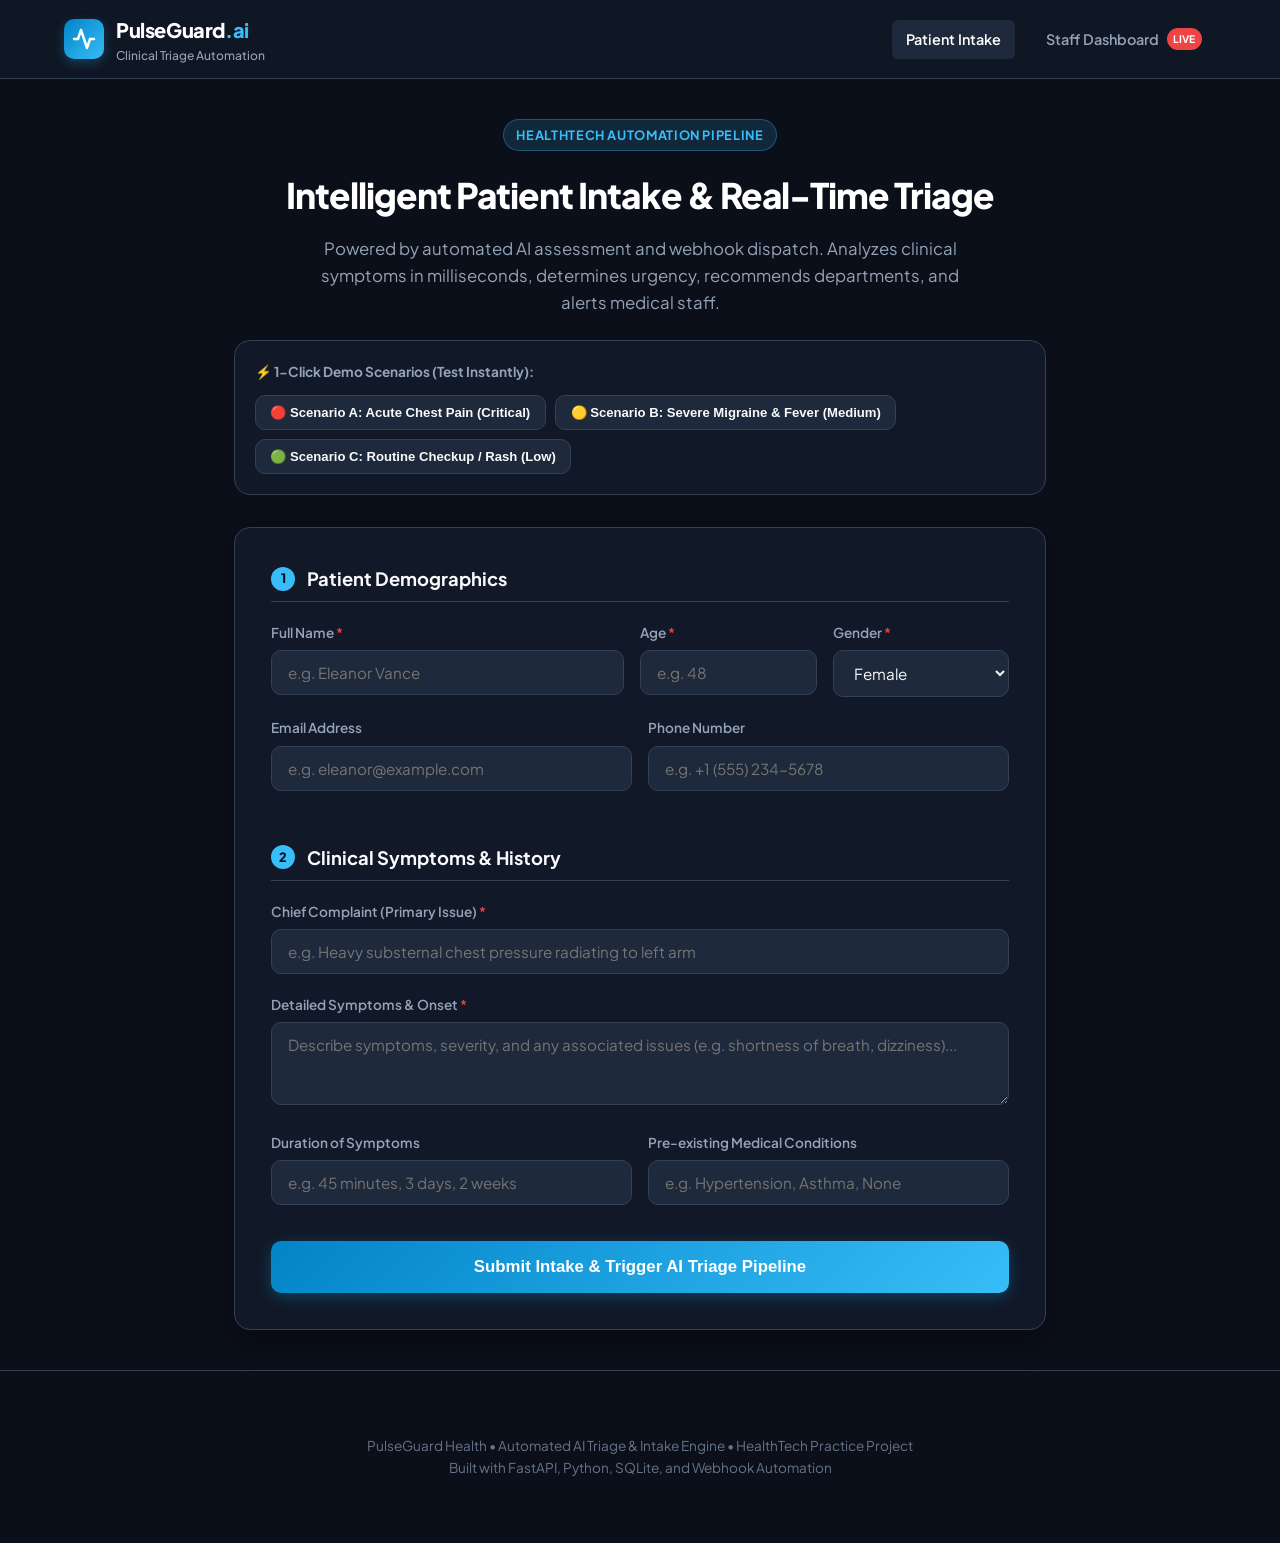
<file: static/index.html>
<!DOCTYPE html>
<html lang="en">
<head>
  <meta charset="UTF-8">
  <meta name="viewport" content="width=device-width, initial-scale=1.0">
  <title>PulseGuard Health • AI Clinical Intake & Triage</title>
  <link rel="stylesheet" href="/static/styles.css">
  <link rel="preconnect" href="https://fonts.googleapis.com">
  <link rel="preconnect" href="https://fonts.gstatic.com" crossorigin>
  <link href="https://fonts.googleapis.com/css2?family=Plus+Jakarta+Sans:wght@400;500;600;700;800&family=JetBrains+Mono:wght@400;500&display=swap" rel="stylesheet">
</head>
<body>
  <!-- Top Navigation Bar -->
  <header class="navbar">
    <div class="nav-container">
      <div class="brand">
        <div class="brand-icon">
          <svg width="24" height="24" viewBox="0 0 24 24" fill="none" stroke="currentColor" stroke-width="2.5" stroke-linecap="round" stroke-linejoin="round">
            <polyline points="22 12 18 12 15 21 9 3 6 12 2 12"></polyline>
          </svg>
        </div>
        <div class="brand-text">
          <span class="brand-name">PulseGuard<span class="accent-dot">.ai</span></span>
          <span class="brand-tag">Clinical Triage Automation</span>
        </div>
      </div>
      <nav class="nav-links">
        <a href="/" class="nav-link active">Patient Intake</a>
        <a href="/dashboard" class="nav-link">Staff Dashboard <span class="nav-badge">Live</span></a>
      </nav>
    </div>
  </header>

  <!-- Hero Section -->
  <main class="container">
    <section class="hero-card">
      <div class="hero-badge">HealthTech Automation Pipeline</div>
      <h1>Intelligent Patient Intake & Real-Time Triage</h1>
      <p class="hero-desc">
        Powered by automated AI assessment and webhook dispatch. Analyzes clinical symptoms in milliseconds, determines urgency, recommends departments, and alerts medical staff.
      </p>

      <!-- Quick Demo Scenario Buttons for Easy Testing & Screen Recording -->
      <div class="demo-scenarios-box">
        <span class="scenarios-title">⚡ 1-Click Demo Scenarios (Test Instantly):</span>
        <div class="scenario-buttons">
          <button type="button" class="btn-scenario scenario-critical" onclick="fillScenario('critical')">
            🔴 Scenario A: Acute Chest Pain (Critical)
          </button>
          <button type="button" class="btn-scenario scenario-medium" onclick="fillScenario('medium')">
            🟡 Scenario B: Severe Migraine & Fever (Medium)
          </button>
          <button type="button" class="btn-scenario scenario-low" onclick="fillScenario('low')">
            🟢 Scenario C: Routine Checkup / Rash (Low)
          </button>
        </div>
      </div>
    </section>

    <!-- Intake Form -->
    <section class="form-wrapper">
      <form id="intakeForm" class="intake-form" onsubmit="handleIntakeSubmit(event)">
        <div class="form-section-title">
          <span class="step-num">1</span>
          <h3>Patient Demographics</h3>
        </div>

        <div class="form-grid-3">
          <div class="form-group">
            <label for="fullName">Full Name <span class="req">*</span></label>
            <input type="text" id="fullName" name="full_name" placeholder="e.g. Eleanor Vance" required>
          </div>
          <div class="form-group">
            <label for="age">Age <span class="req">*</span></label>
            <input type="number" id="age" name="age" min="0" max="120" placeholder="e.g. 48" required>
          </div>
          <div class="form-group">
            <label for="gender">Gender <span class="req">*</span></label>
            <select id="gender" name="gender" required>
              <option value="Female">Female</option>
              <option value="Male">Male</option>
              <option value="Non-binary">Non-binary</option>
              <option value="Other">Other</option>
            </select>
          </div>
        </div>

        <div class="form-grid-2">
          <div class="form-group">
            <label for="contactEmail">Email Address</label>
            <input type="email" id="contactEmail" name="contact_email" placeholder="e.g. eleanor@example.com">
          </div>
          <div class="form-group">
            <label for="contactPhone">Phone Number</label>
            <input type="tel" id="contactPhone" name="contact_phone" placeholder="e.g. +1 (555) 234-5678">
          </div>
        </div>

        <div class="form-section-title" style="margin-top: 2rem;">
          <span class="step-num">2</span>
          <h3>Clinical Symptoms & History</h3>
        </div>

        <div class="form-group">
          <label for="chiefComplaint">Chief Complaint (Primary Issue) <span class="req">*</span></label>
          <input type="text" id="chiefComplaint" name="chief_complaint" placeholder="e.g. Heavy substernal chest pressure radiating to left arm" required>
        </div>

        <div class="form-group">
          <label for="symptomsDetail">Detailed Symptoms & Onset <span class="req">*</span></label>
          <textarea id="symptomsDetail" name="symptoms_detail" rows="3" placeholder="Describe symptoms, severity, and any associated issues (e.g. shortness of breath, dizziness)..." required></textarea>
        </div>

        <div class="form-grid-2">
          <div class="form-group">
            <label for="duration">Duration of Symptoms</label>
            <input type="text" id="duration" name="duration" placeholder="e.g. 45 minutes, 3 days, 2 weeks">
          </div>
          <div class="form-group">
            <label for="conditions">Pre-existing Medical Conditions</label>
            <input type="text" id="conditions" name="pre_existing_conditions" placeholder="e.g. Hypertension, Asthma, None">
          </div>
        </div>

        <button type="submit" id="submitBtn" class="btn-submit">
          <span class="btn-text">Submit Intake & Trigger AI Triage Pipeline</span>
          <span class="btn-spinner" style="display: none;"></span>
        </button>
      </form>
    </section>

    <!-- Real-Time Triage Assessment Result Box (Revealed after submission) -->
    <section id="resultCard" class="result-card" style="display: none;">
      <div class="result-header">
        <div class="result-status-badge" id="resultBadge">CRITICAL</div>
        <div class="result-id-wrapper">
          <span class="label">Patient Intake ID:</span>
          <span class="val" id="resultPatientId">PT-10492</span>
        </div>
      </div>

      <div class="result-body">
        <div class="triage-metric-grid">
          <div class="metric-card">
            <span class="metric-title">Urgency Score</span>
            <div class="metric-val" id="resultScore">92/100</div>
          </div>
          <div class="metric-card">
            <span class="metric-title">Recommended Department</span>
            <div class="metric-val text-dept" id="resultDept">Emergency Cardiology</div>
          </div>
          <div class="metric-card">
            <span class="metric-title">Notification Dispatch</span>
            <div class="metric-val text-green" id="resultDispatch">DISPATCHED (Multi-channel)</div>
          </div>
        </div>

        <div class="rationale-box">
          <h4>Clinical AI Rationale</h4>
          <p id="resultRationale"></p>
        </div>

        <div class="physician-notes-box">
          <h4>SBAR Physician Handoff Note</h4>
          <pre id="resultPhysicianNotes"></pre>
        </div>

        <div class="patient-message-box">
          <h4>Automated Patient Guidance Message</h4>
          <p id="resultPatientMsg"></p>
        </div>

        <div class="result-actions">
          <a href="/dashboard" class="btn-secondary">View in Staff Triage Dashboard →</a>
          <button type="button" class="btn-text-only" onclick="resetForm()">Submit Another Intake</button>
        </div>
      </div>
    </section>
  </main>

  <footer class="footer">
    <div class="container footer-content">
      <p>PulseGuard Health • Automated AI Triage & Intake Engine • HealthTech Practice Project</p>
      <p class="footer-sub">Built with FastAPI, Python, SQLite, and Webhook Automation</p>
    </div>
  </footer>

  <script src="/static/app.js"></script>
</body>
</html>
</file>
<file: static/styles.css>
/* 
  PulseGuard AI - HealthTech Stylesheet
  Clean, modern, accessible design inspired by leading clinical SaaS platforms.
*/

:root {
  --bg-main: #0B0F19;
  --bg-card: #111827;
  --bg-card-sub: #1E293B;
  --border-color: #334155;
  --border-light: #475569;
  
  --text-main: #F8FAFC;
  --text-muted: #94A3B8;
  --text-dim: #64748B;
  
  --primary: #38BDF8;
  --primary-hover: #0EA5E9;
  --primary-glow: rgba(56, 189, 248, 0.15);
  
  --crit-red: #EF4444;
  --crit-bg: rgba(239, 68, 68, 0.12);
  --crit-border: rgba(239, 68, 68, 0.35);

  --med-yellow: #F59E0B;
  --med-bg: rgba(245, 158, 11, 0.12);
  --med-border: rgba(245, 158, 11, 0.35);

  --low-green: #10B981;
  --low-bg: rgba(16, 185, 129, 0.12);
  --low-border: rgba(16, 185, 129, 0.35);

  --radius-lg: 16px;
  --radius-md: 10px;
  --radius-sm: 6px;
  
  --font-sans: 'Plus Jakarta Sans', -apple-system, BlinkMacSystemFont, sans-serif;
  --font-mono: 'JetBrains Mono', monospace;
}

* {
  box-sizing: border-box;
  margin: 0;
  padding: 0;
}

body {
  font-family: var(--font-sans);
  background-color: var(--bg-main);
  color: var(--text-main);
  line-height: 1.6;
  min-height: 100vh;
  display: flex;
  flex-direction: column;
}

/* Navbar */
.navbar {
  background-color: rgba(17, 24, 39, 0.85);
  backdrop-filter: blur(12px);
  border-bottom: 1px solid var(--border-color);
  position: sticky;
  top: 0;
  z-index: 100;
  padding: 0.85rem 0;
}

.nav-container {
  max-width: 1200px;
  margin: 0 auto;
  padding: 0 1.5rem;
  display: flex;
  justify-content: space-between;
  align-items: center;
}

.brand {
  display: flex;
  align-items: center;
  gap: 0.75rem;
  text-decoration: none;
}

.brand-icon {
  background: linear-gradient(135deg, #0284C7, #38BDF8);
  color: #fff;
  width: 40px;
  height: 40px;
  border-radius: var(--radius-md);
  display: flex;
  align-items: center;
  justify-content: center;
  box-shadow: 0 4px 12px rgba(56, 189, 248, 0.25);
}

.brand-text {
  display: flex;
  flex-direction: column;
}

.brand-name {
  font-size: 1.25rem;
  font-weight: 800;
  letter-spacing: -0.02em;
  color: #fff;
}

.accent-dot {
  color: var(--primary);
}

.brand-tag {
  font-size: 0.75rem;
  color: var(--text-muted);
  font-weight: 500;
}

.nav-links {
  display: flex;
  align-items: center;
  gap: 1rem;
}

.nav-link {
  color: var(--text-muted);
  text-decoration: none;
  font-weight: 600;
  font-size: 0.9rem;
  padding: 0.5rem 0.9rem;
  border-radius: var(--radius-sm);
  transition: all 0.2s;
  display: flex;
  align-items: center;
  gap: 0.5rem;
}

.nav-link:hover, .nav-link.active {
  color: #fff;
  background-color: var(--bg-card-sub);
}

.nav-badge {
  background-color: var(--crit-red);
  color: #fff;
  font-size: 0.65rem;
  padding: 0.15rem 0.4rem;
  border-radius: 999px;
  font-weight: 700;
  text-transform: uppercase;
}

/* Container */
.container {
  max-width: 860px;
  margin: 2.5rem auto;
  padding: 0 1.5rem;
  flex: 1;
}

.container-fluid {
  max-width: 1300px;
  margin: 2rem auto;
  padding: 0 1.5rem;
  flex: 1;
}

/* Hero Section */
.hero-card {
  text-align: center;
  margin-bottom: 2rem;
}

.hero-badge {
  display: inline-block;
  background: var(--primary-glow);
  color: var(--primary);
  border: 1px solid rgba(56, 189, 248, 0.3);
  padding: 0.3rem 0.8rem;
  border-radius: 999px;
  font-size: 0.8rem;
  font-weight: 700;
  margin-bottom: 1rem;
  text-transform: uppercase;
  letter-spacing: 0.05em;
}

.hero-card h1 {
  font-size: 2.2rem;
  font-weight: 800;
  letter-spacing: -0.03em;
  color: #fff;
  margin-bottom: 0.75rem;
}

.hero-desc {
  color: var(--text-muted);
  font-size: 1.05rem;
  max-width: 650px;
  margin: 0 auto;
}

/* Demo Scenarios Box */
.demo-scenarios-box {
  margin-top: 1.5rem;
  background-color: var(--bg-card);
  border: 1px solid var(--border-color);
  padding: 1.25rem;
  border-radius: var(--radius-lg);
  text-align: left;
}

.scenarios-title {
  display: block;
  font-size: 0.85rem;
  font-weight: 700;
  color: var(--text-muted);
  margin-bottom: 0.75rem;
}

.scenario-buttons {
  display: flex;
  flex-wrap: wrap;
  gap: 0.6rem;
}

.btn-scenario {
  background-color: var(--bg-card-sub);
  border: 1px solid var(--border-color);
  color: var(--text-main);
  padding: 0.55rem 0.9rem;
  border-radius: var(--radius-md);
  font-size: 0.82rem;
  font-weight: 600;
  cursor: pointer;
  transition: all 0.2s ease;
}

.btn-scenario:hover {
  transform: translateY(-2px);
}

.scenario-critical:hover {
  border-color: var(--crit-red);
  background-color: var(--crit-bg);
}

.scenario-medium:hover {
  border-color: var(--med-yellow);
  background-color: var(--med-bg);
}

.scenario-low:hover {
  border-color: var(--low-green);
  background-color: var(--low-bg);
}

/* Form Styling */
.form-wrapper {
  background-color: var(--bg-card);
  border: 1px solid var(--border-color);
  border-radius: var(--radius-lg);
  padding: 2.25rem;
  box-shadow: 0 10px 30px rgba(0, 0, 0, 0.4);
}

.form-section-title {
  display: flex;
  align-items: center;
  gap: 0.75rem;
  margin-bottom: 1.25rem;
  padding-bottom: 0.5rem;
  border-bottom: 1px solid var(--border-color);
}

.step-num {
  background-color: var(--primary);
  color: #0B0F19;
  font-weight: 800;
  width: 24px;
  height: 24px;
  border-radius: 50%;
  display: flex;
  align-items: center;
  justify-content: center;
  font-size: 0.8rem;
}

.form-section-title h3 {
  font-size: 1.15rem;
  font-weight: 700;
}

.form-grid-3 {
  display: grid;
  grid-template-columns: 2fr 1fr 1fr;
  gap: 1rem;
}

.form-grid-2 {
  display: grid;
  grid-template-columns: 1fr 1fr;
  gap: 1rem;
}

.form-group {
  margin-bottom: 1.25rem;
}

.form-group label {
  display: block;
  font-size: 0.85rem;
  font-weight: 600;
  color: var(--text-muted);
  margin-bottom: 0.4rem;
}

.req {
  color: var(--crit-red);
}

input[type="text"], input[type="number"], input[type="email"], input[type="tel"], select, textarea {
  width: 100%;
  background-color: var(--bg-card-sub);
  border: 1px solid var(--border-color);
  border-radius: var(--radius-md);
  color: var(--text-main);
  padding: 0.75rem 1rem;
  font-family: inherit;
  font-size: 0.95rem;
  outline: none;
  transition: all 0.2s;
}

input:focus, select:focus, textarea:focus {
  border-color: var(--primary);
  box-shadow: 0 0 0 3px rgba(56, 189, 248, 0.2);
}

textarea {
  resize: vertical;
}

.btn-submit {
  width: 100%;
  margin-top: 1rem;
  background: linear-gradient(135deg, #0284C7, #38BDF8);
  color: #fff;
  border: none;
  padding: 1rem;
  border-radius: var(--radius-md);
  font-size: 1.05rem;
  font-weight: 700;
  cursor: pointer;
  transition: all 0.2s;
  box-shadow: 0 4px 15px rgba(14, 165, 233, 0.3);
}

.btn-submit:hover {
  filter: brightness(1.1);
  transform: translateY(-2px);
}

/* Result Card */
.result-card {
  margin-top: 2rem;
  background-color: var(--bg-card);
  border: 1px solid var(--border-light);
  border-radius: var(--radius-lg);
  padding: 2rem;
  box-shadow: 0 12px 40px rgba(0, 0, 0, 0.5);
  animation: slideUp 0.3s ease-out;
}

@keyframes slideUp {
  from { opacity: 0; transform: translateY(15px); }
  to { opacity: 1; transform: translateY(0); }
}

.result-header {
  display: flex;
  justify-content: space-between;
  align-items: center;
  padding-bottom: 1.25rem;
  border-bottom: 1px solid var(--border-color);
  margin-bottom: 1.5rem;
}

.result-status-badge {
  font-size: 1.1rem;
  font-weight: 800;
  padding: 0.4rem 1.2rem;
  border-radius: 999px;
  text-transform: uppercase;
  letter-spacing: 0.05em;
}

.badge-critical {
  background-color: var(--crit-bg);
  color: var(--crit-red);
  border: 1px solid var(--crit-border);
}

.badge-medium {
  background-color: var(--med-bg);
  color: var(--med-yellow);
  border: 1px solid var(--med-border);
}

.badge-low {
  background-color: var(--low-bg);
  color: var(--low-green);
  border: 1px solid var(--low-border);
}

.result-id-wrapper .label {
  color: var(--text-muted);
  font-size: 0.85rem;
  margin-right: 0.3rem;
}

.result-id-wrapper .val {
  font-family: var(--font-mono);
  font-weight: 700;
  color: var(--primary);
}

.triage-metric-grid {
  display: grid;
  grid-template-columns: 1fr 1.5fr 1.5fr;
  gap: 1rem;
  margin-bottom: 1.5rem;
}

.metric-card {
  background-color: var(--bg-card-sub);
  border: 1px solid var(--border-color);
  padding: 1rem;
  border-radius: var(--radius-md);
}

.metric-title {
  display: block;
  font-size: 0.75rem;
  color: var(--text-muted);
  font-weight: 600;
  text-transform: uppercase;
  margin-bottom: 0.3rem;
}

.metric-val {
  font-size: 1.15rem;
  font-weight: 800;
}

.text-dept { color: var(--primary); }
.text-green { color: var(--low-green); }
.text-yellow { color: var(--med-yellow); }
.text-red { color: var(--crit-red); }

.rationale-box, .physician-notes-box, .patient-message-box {
  background-color: var(--bg-card-sub);
  border: 1px solid var(--border-color);
  padding: 1.25rem;
  border-radius: var(--radius-md);
  margin-bottom: 1.25rem;
}

.rationale-box h4, .physician-notes-box h4, .patient-message-box h4 {
  font-size: 0.9rem;
  color: var(--text-muted);
  text-transform: uppercase;
  margin-bottom: 0.5rem;
}

.physician-notes-box pre {
  font-family: var(--font-mono);
  font-size: 0.85rem;
  color: #E2E8F0;
  white-space: pre-wrap;
  line-height: 1.5;
}

.result-actions {
  display: flex;
  gap: 1rem;
  margin-top: 1.5rem;
  align-items: center;
}

.btn-secondary {
  background-color: var(--bg-card-sub);
  color: #fff;
  border: 1px solid var(--border-light);
  padding: 0.75rem 1.25rem;
  border-radius: var(--radius-md);
  text-decoration: none;
  font-weight: 700;
  font-size: 0.95rem;
  transition: all 0.2s;
}

.btn-secondary:hover {
  background-color: #334155;
}

.btn-text-only {
  background: none;
  border: none;
  color: var(--text-muted);
  cursor: pointer;
  font-weight: 600;
}

.btn-text-only:hover {
  color: #fff;
}

/* Dashboard Specific Styles */
.stats-grid {
  display: grid;
  grid-template-columns: repeat(4, 1fr);
  gap: 1.25rem;
  margin-bottom: 1.5rem;
}

.stat-card {
  background-color: var(--bg-card);
  border: 1px solid var(--border-color);
  border-radius: var(--radius-lg);
  padding: 1.25rem;
  display: flex;
  align-items: center;
  gap: 1rem;
}

.stat-critical-card {
  border-color: var(--crit-border);
  background: linear-gradient(135deg, rgba(239, 68, 68, 0.08), rgba(17, 24, 39, 1));
}

.stat-icon {
  font-size: 1.75rem;
  width: 50px;
  height: 50px;
  border-radius: var(--radius-md);
  background-color: var(--bg-card-sub);
  display: flex;
  align-items: center;
  justify-content: center;
}

.stat-label {
  display: block;
  font-size: 0.8rem;
  color: var(--text-muted);
  font-weight: 600;
}

.stat-value {
  font-size: 1.6rem;
  font-weight: 800;
  line-height: 1.2;
}

.dashboard-card {
  background-color: var(--bg-card);
  border: 1px solid var(--border-color);
  border-radius: var(--radius-lg);
  padding: 1.5rem;
}

.card-toolbar {
  display: flex;
  justify-content: space-between;
  align-items: center;
  margin-bottom: 1.25rem;
}

.toolbar-left {
  display: flex;
  align-items: center;
  gap: 1rem;
}

.toolbar-left h2 {
  font-size: 1.3rem;
  font-weight: 700;
}

.live-pill {
  display: inline-flex;
  align-items: center;
  gap: 0.4rem;
  background-color: rgba(16, 185, 129, 0.15);
  color: var(--low-green);
  border: 1px solid rgba(16, 185, 129, 0.3);
  font-size: 0.75rem;
  font-weight: 700;
  padding: 0.2rem 0.6rem;
  border-radius: 999px;
}

.pulse-circle {
  width: 8px;
  height: 8px;
  background-color: var(--low-green);
  border-radius: 50%;
  animation: pulse 1.5s infinite;
}

@keyframes pulse {
  0% { transform: scale(0.95); opacity: 0.8; }
  50% { transform: scale(1.3); opacity: 1; }
  100% { transform: scale(0.95); opacity: 0.8; }
}

.toolbar-right {
  display: flex;
  align-items: center;
  gap: 1rem;
}

.filter-group {
  display: flex;
  background-color: var(--bg-card-sub);
  border: 1px solid var(--border-color);
  border-radius: var(--radius-md);
  padding: 0.25rem;
}

.filter-btn {
  background: none;
  border: none;
  color: var(--text-muted);
  font-size: 0.82rem;
  font-weight: 600;
  padding: 0.35rem 0.75rem;
  border-radius: var(--radius-sm);
  cursor: pointer;
  transition: all 0.2s;
}

.filter-btn.active {
  background-color: #334155;
  color: #fff;
}

.btn-refresh {
  background-color: var(--bg-card-sub);
  border: 1px solid var(--border-color);
  color: var(--text-main);
  padding: 0.45rem 0.85rem;
  border-radius: var(--radius-md);
  font-size: 0.82rem;
  font-weight: 600;
  cursor: pointer;
  display: flex;
  align-items: center;
  gap: 0.4rem;
}

.btn-refresh:hover {
  background-color: #334155;
}

/* Table */
.table-container {
  overflow-x: auto;
}

.triage-table {
  width: 100%;
  border-collapse: collapse;
  text-align: left;
}

.triage-table th {
  background-color: var(--bg-card-sub);
  color: var(--text-muted);
  font-size: 0.75rem;
  font-weight: 700;
  text-transform: uppercase;
  letter-spacing: 0.05em;
  padding: 0.85rem 1rem;
  border-bottom: 1px solid var(--border-color);
}

.triage-table td {
  padding: 1rem;
  border-bottom: 1px solid rgba(51, 65, 85, 0.4);
  font-size: 0.9rem;
}

.triage-table tr:hover {
  background-color: rgba(30, 41, 59, 0.4);
}

.patient-cell {
  display: flex;
  flex-direction: column;
}

.patient-name {
  font-weight: 700;
  color: #fff;
}

.patient-demographics {
  font-size: 0.75rem;
  color: var(--text-muted);
}

.triage-badge {
  display: inline-block;
  font-size: 0.75rem;
  font-weight: 800;
  padding: 0.25rem 0.7rem;
  border-radius: 999px;
  text-transform: uppercase;
}

.triage-critical {
  background-color: var(--crit-bg);
  color: var(--crit-red);
  border: 1px solid var(--crit-border);
  animation: critPulse 2s infinite;
}

@keyframes critPulse {
  0% { box-shadow: 0 0 0 0 rgba(239, 68, 68, 0.4); }
  70% { box-shadow: 0 0 0 8px rgba(239, 68, 68, 0); }
  100% { box-shadow: 0 0 0 0 rgba(239, 68, 68, 0); }
}

.triage-medium {
  background-color: var(--med-bg);
  color: var(--med-yellow);
  border: 1px solid var(--med-border);
}

.triage-low {
  background-color: var(--low-bg);
  color: var(--low-green);
  border: 1px solid var(--low-border);
}

.btn-view-details {
  background-color: var(--bg-card-sub);
  border: 1px solid var(--border-color);
  color: var(--primary);
  font-size: 0.8rem;
  font-weight: 700;
  padding: 0.4rem 0.8rem;
  border-radius: var(--radius-sm);
  cursor: pointer;
}

.btn-view-details:hover {
  background-color: var(--primary);
  color: #0B0F19;
}

/* Modal */
.modal-backdrop {
  position: fixed;
  top: 0; left: 0; right: 0; bottom: 0;
  background-color: rgba(0, 0, 0, 0.8);
  backdrop-filter: blur(8px);
  display: flex;
  align-items: center;
  justify-content: center;
  z-index: 200;
  padding: 1.5rem;
}

.modal-card {
  background-color: var(--bg-card);
  border: 1px solid var(--border-light);
  border-radius: var(--radius-lg);
  max-width: 680px;
  width: 100%;
  max-height: 90vh;
  overflow-y: auto;
  box-shadow: 0 20px 60px rgba(0, 0, 0, 0.7);
}

.modal-header {
  padding: 1.5rem;
  border-bottom: 1px solid var(--border-color);
  display: flex;
  justify-content: space-between;
  align-items: center;
}

.modal-title-wrapper {
  display: flex;
  align-items: center;
  gap: 0.75rem;
}

.btn-close-modal {
  background: none;
  border: none;
  color: var(--text-muted);
  font-size: 1.75rem;
  cursor: pointer;
}

.modal-body {
  padding: 1.5rem;
}

.modal-section {
  margin-bottom: 1.5rem;
}

.modal-section h4 {
  font-size: 0.8rem;
  text-transform: uppercase;
  color: var(--text-muted);
  letter-spacing: 0.05em;
  margin-bottom: 0.5rem;
}

.modal-info-grid {
  display: grid;
  grid-template-columns: 1fr 1fr;
  gap: 0.6rem;
  background-color: var(--bg-card-sub);
  padding: 1rem;
  border-radius: var(--radius-md);
  font-size: 0.85rem;
}

.complaint-highlight {
  font-size: 1.1rem;
  font-weight: 700;
  color: #fff;
  margin-bottom: 0.4rem;
}

.symptoms-text {
  color: var(--text-muted);
  font-size: 0.9rem;
}

.triage-assessment-box {
  background-color: var(--bg-card-sub);
  border: 1px solid var(--border-color);
  padding: 1.25rem;
  border-radius: var(--radius-md);
}

.badge-dept {
  color: var(--primary);
  font-weight: 700;
}

.sbar-code {
  background-color: #030712;
  border: 1px solid var(--border-color);
  padding: 1rem;
  border-radius: var(--radius-md);
  font-family: var(--font-mono);
  font-size: 0.8rem;
  color: #38BDF8;
  white-space: pre-wrap;
}

.patient-msg-quote {
  font-style: italic;
  background-color: var(--bg-card-sub);
  padding: 1rem;
  border-left: 3px solid var(--primary);
  border-radius: var(--radius-sm);
  color: #E2E8F0;
  font-size: 0.9rem;
}

.modal-footer {
  padding: 1.25rem 1.5rem;
  border-top: 1px solid var(--border-color);
  text-align: right;
}

.btn-primary {
  background: linear-gradient(135deg, #0284C7, #38BDF8);
  color: #fff;
  border: none;
  padding: 0.65rem 1.25rem;
  border-radius: var(--radius-md);
  font-weight: 700;
  cursor: pointer;
}

.footer {
  margin-top: auto;
  border-top: 1px solid var(--border-color);
  padding: 1.5rem 0;
  text-align: center;
  font-size: 0.85rem;
  color: var(--text-dim);
}

/* Responsiveness */
@media (max-width: 768px) {
  .form-grid-3, .form-grid-2, .stats-grid, .triage-metric-grid {
    grid-template-columns: 1fr;
  }
  .card-toolbar {
    flex-direction: column;
    align-items: flex-start;
    gap: 1rem;
  }
}
</file>
